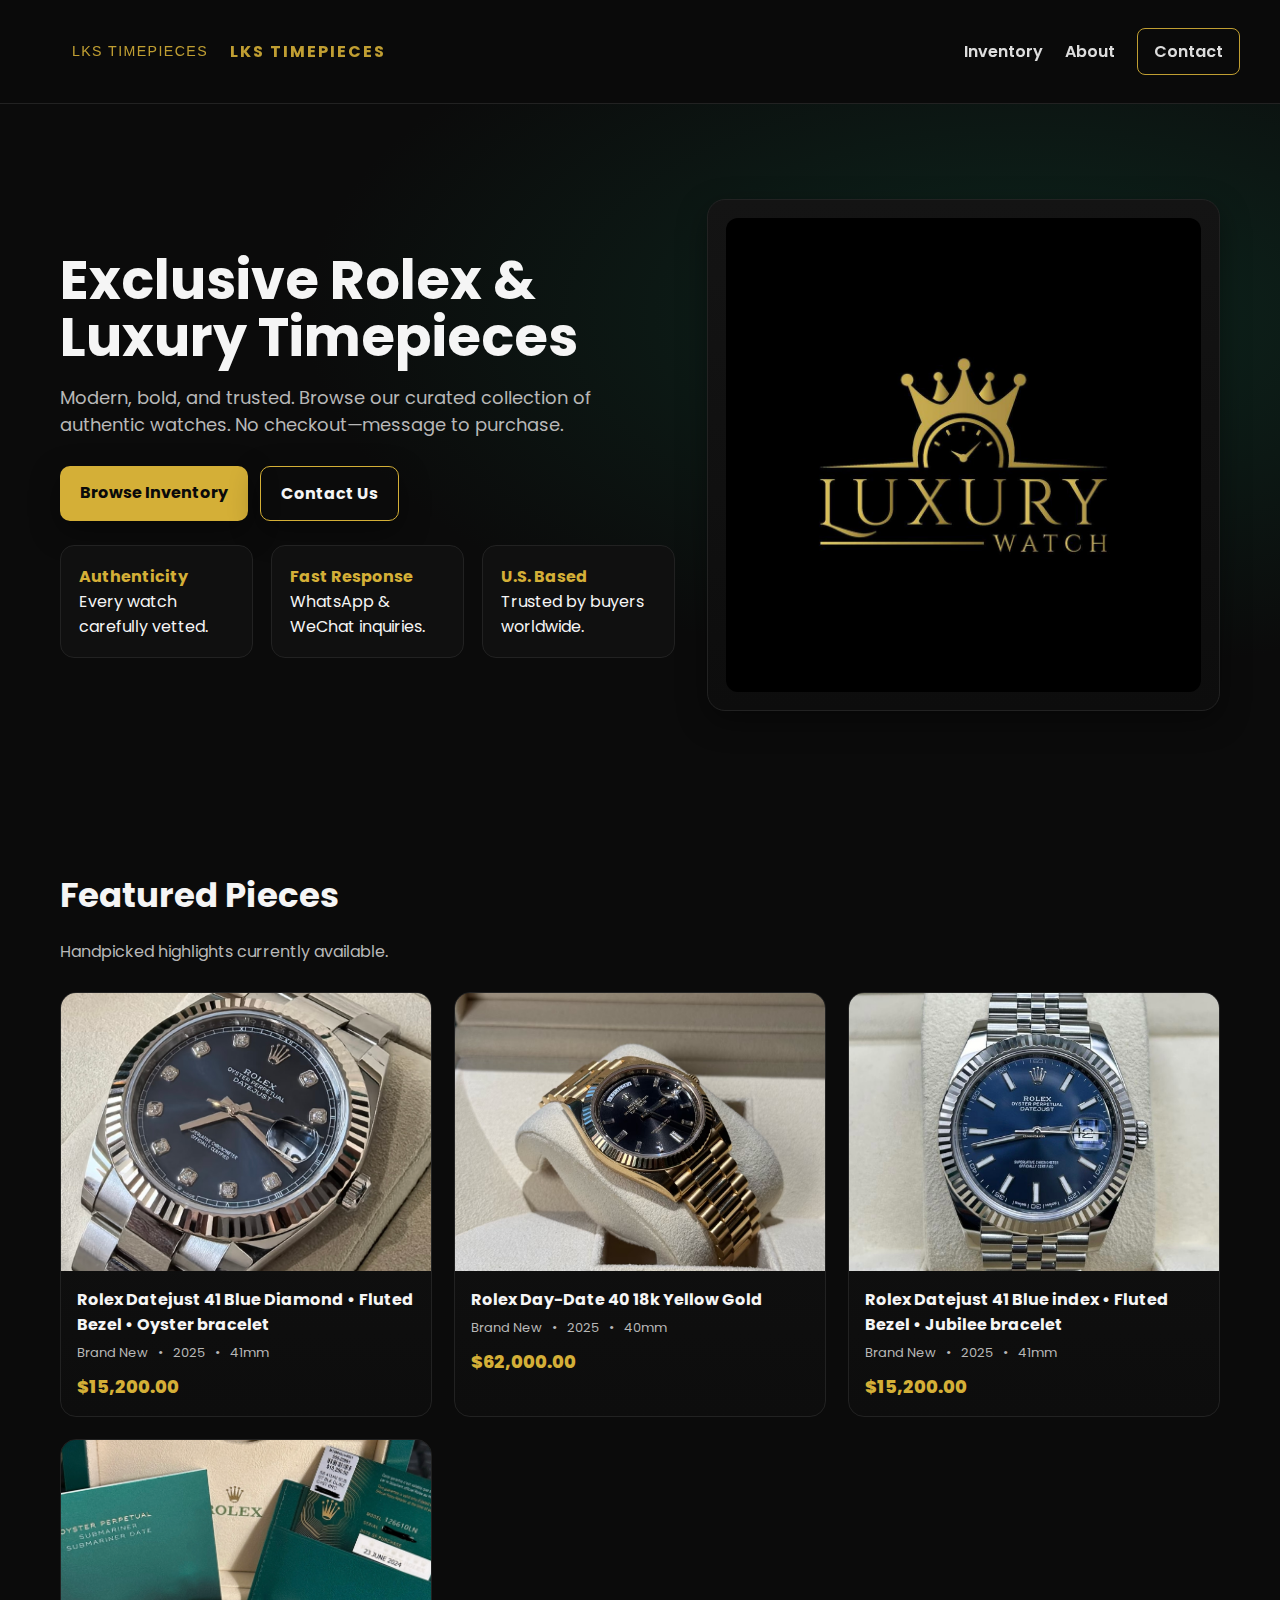
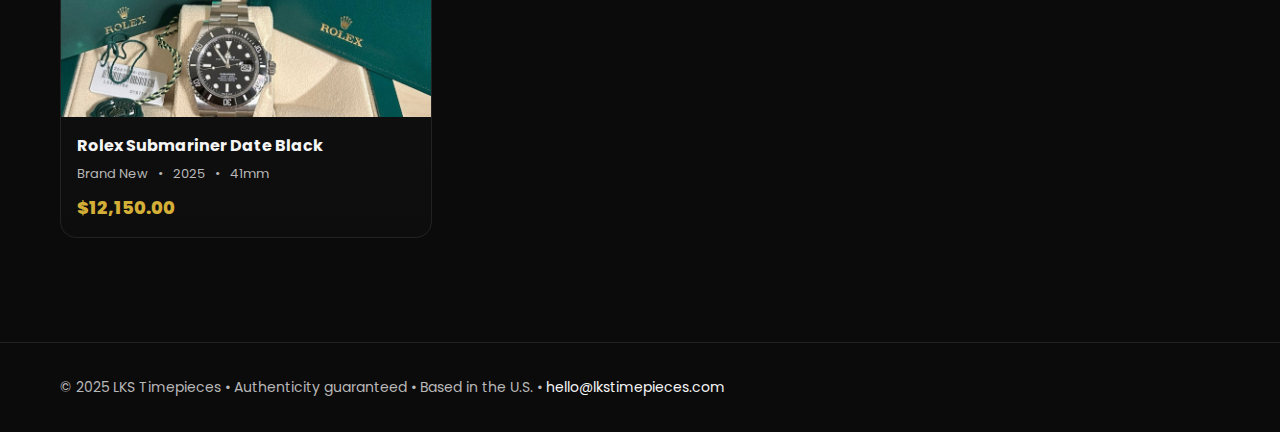
<file: index.html>
<!DOCTYPE html>
<html lang="en">
<head>
  <meta name="viewport" content="width=device-width, initial-scale=1.0">
  <meta charset="utf-8"/>
  <meta name="viewport" content="width=device-width,initial-scale=1"/>
  <title>LKS Timepieces • Luxury Watch Showroom</title>
  <link href="https://fonts.googleapis.com/css2?family=Poppins:wght@400;600;700;800&display=swap" rel="stylesheet">
  <link rel="stylesheet" href="assets/style.css"/>
  <meta name="description" content="Modern showroom for Rolex and luxury watches. Authentic pieces, trusted reseller."/>
</head>
<body>
  
<header>
  <div class="container nav">
    <a class="brand" href="index.html">
      <img src="assets/logo.svg" alt="LKS Timepieces logo"/>
      <span class="name">LKS TIMEPIECES</span>
    </a>
    <nav class="nav">
      <a href="inventory.html">Inventory</a>
      <a href="about.html">About</a>
      <a href="contact.html" class="cta">Contact</a>
    </nav>
  </div>
</header>

  <section class="hero">
    <div class="container hero-inner">
      <div>
        <h1>Exclusive Rolex & Luxury Timepieces</h1>
        <p>Modern, bold, and trusted. Browse our curated collection of authentic watches. No checkout—message to purchase.</p>
        <div style="display:flex;gap:12px">
          <a class="btn gold" href="inventory.html">Browse Inventory</a>
          <a class="btn ghost" href="contact.html">Contact Us</a>
        </div>
        <div class="hero-cols" style="margin-top:24px">
          <div class="hero-tile"><strong>Authenticity</strong><div>Every watch carefully vetted.</div></div>
          <div class="hero-tile"><strong>Fast Response</strong><div>WhatsApp & WeChat inquiries.</div></div>
          <div class="hero-tile"><strong>U.S. Based</strong><div>Trusted by buyers worldwide.</div></div>
        </div>
      </div>
      <div class="hero-card">
        <img src="assets/placeholders/watch_logo.jpg" alt="Hero Watch">
      </div>
    </div>
  </section>

  <section class="section">
    <div class="container">
      <h2>Featured Pieces</h2>
      <div class="sub">Handpicked highlights currently available.</div>
      <div id="featured" class="grid"></div>
    </div>
  </section>

  
<footer class="footer">
  <div class="container">
    © 2025 LKS Timepieces • Authenticity guaranteed • Based in the U.S. •
    <a href="mailto:hello@lkstimepieces.com">hello@lkstimepieces.com</a>
  </div>
</footer>

  <script src="assets/script.js"></script>
</body>
</html>
</file>
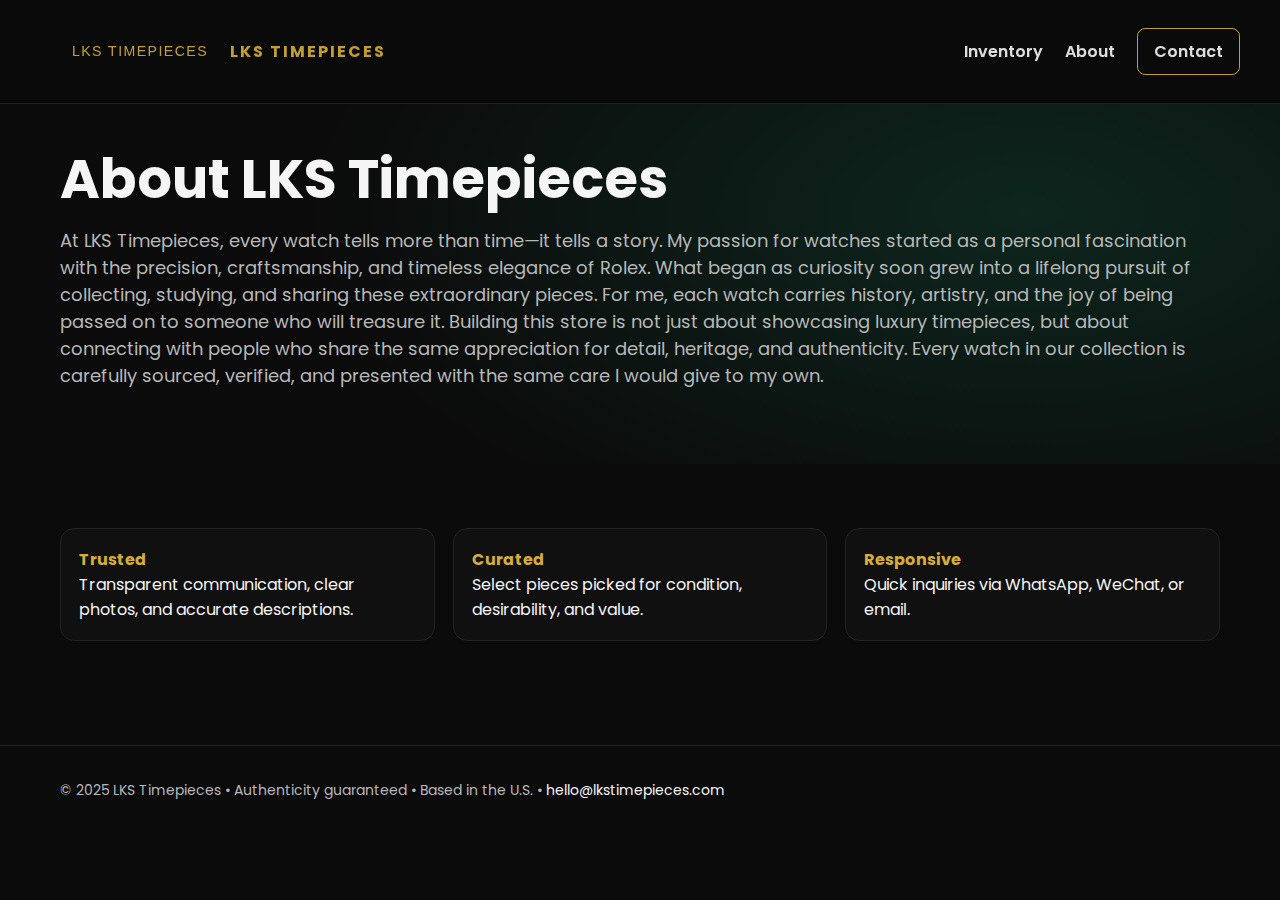
<file: about.html>
<!DOCTYPE html>
<html lang="en">
<head>
  <meta charset="utf-8"/>
  <meta name="viewport" content="width=device-width,initial-scale=1"/>
  <title>About • LKS Timepieces</title>
  <link href="https://fonts.googleapis.com/css2?family=Poppins:wght@400;600;700;800&display=swap" rel="stylesheet">
  <link rel="stylesheet" href="assets/style.css"/>
</head>
<body>
  
<header>
  <div class="container nav">
    <a class="brand" href="index.html">
      <img src="assets/logo.svg" alt="LKS Timepieces logo"/>
      <span class="name">LKS TIMEPIECES</span>
    </a>
    <nav class="nav">
      <a href="inventory.html">Inventory</a>
      <a href="about.html">About</a>
      <a href="contact.html" class="cta">Contact</a>
    </nav>
  </div>
</header>

  <section class="hero" style="min-height:40vh">
    <div class="container">
      <h1>About LKS Timepieces</h1>
      <p class="sub">At LKS Timepieces, every watch tells more than time—it tells a story. My passion for watches started as a personal fascination with the precision, craftsmanship, and timeless elegance of Rolex. What began as curiosity soon grew into a lifelong pursuit of collecting, studying, and sharing these extraordinary pieces. For me, each watch carries history, artistry, and the joy of being passed on to someone who will treasure it. Building this store is not just about showcasing luxury timepieces, but about connecting with people who share the same appreciation for detail, heritage, and authenticity. Every watch in our collection is carefully sourced, verified, and presented with the same care I would give to my own.</p>
    </div>
  </section>
  <section class="section">
    <div class="container">
      <div class="hero-cols">
        <div class="hero-tile"><strong>Trusted</strong><div>Transparent communication, clear photos, and accurate descriptions.</div></div>
        <div class="hero-tile"><strong>Curated</strong><div>Select pieces picked for condition, desirability, and value.</div></div>
        <div class="hero-tile"><strong>Responsive</strong><div>Quick inquiries via WhatsApp, WeChat, or email.</div></div>
      </div>
    </div>
  </section>
  
<footer class="footer">
  <div class="container">
    © 2025 LKS Timepieces • Authenticity guaranteed • Based in the U.S. •
    <a href="mailto:hello@lkstimepieces.com">hello@lkstimepieces.com</a>
  </div>
</footer>

</body>
</html>
</file>
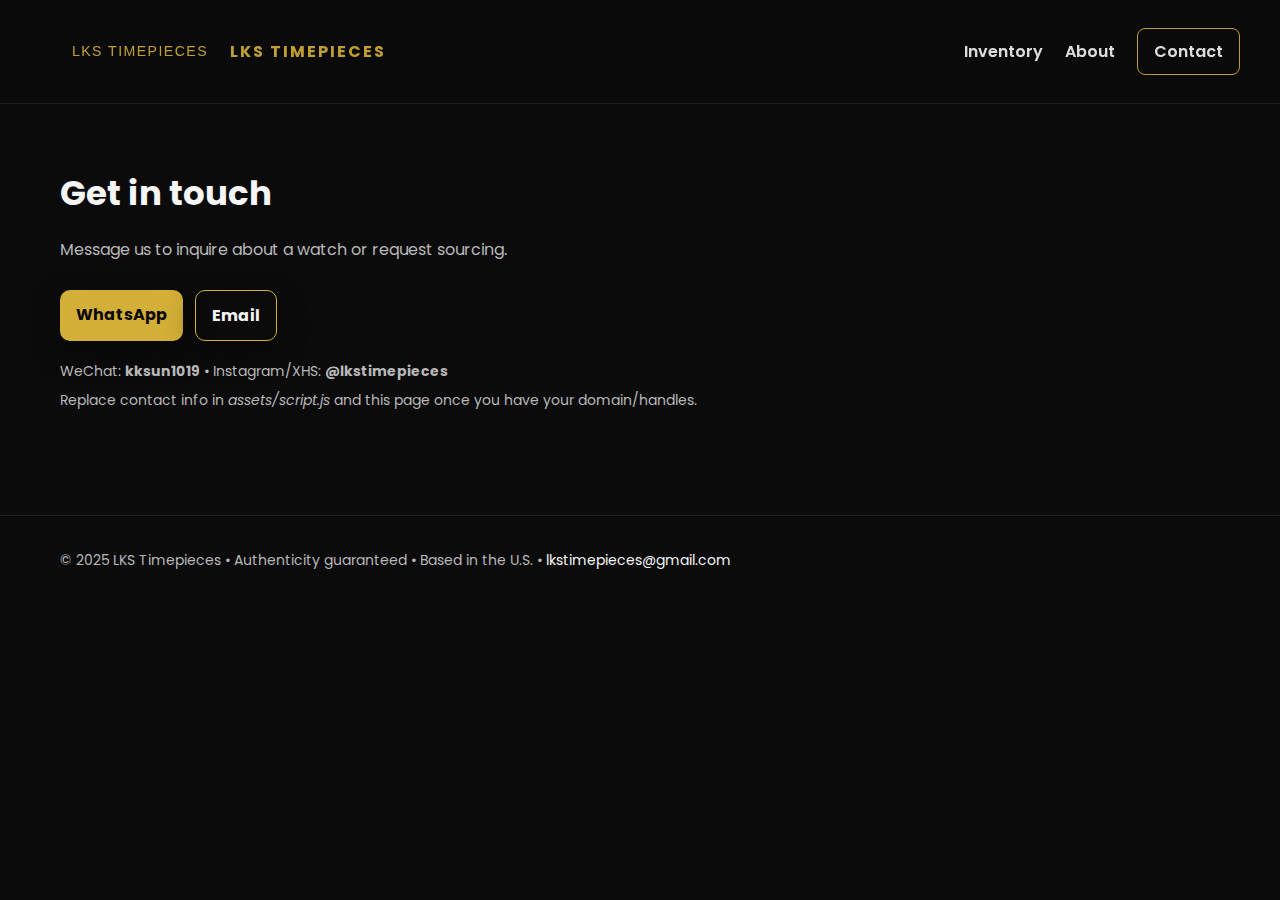
<file: contact.html>
<!DOCTYPE html>
<html lang="en">
<head>
  <meta charset="utf-8"/>
  <meta name="viewport" content="width=device-width,initial-scale=1"/>
  <title>Contact • LKS Timepieces</title>
  <link href="https://fonts.googleapis.com/css2?family=Poppins:wght@400;600;700;800&display=swap" rel="stylesheet">
  <link rel="stylesheet" href="assets/style.css"/>
</head>
<body>
  
<header>
  <div class="container nav">
    <a class="brand" href="index.html">
      <img src="assets/logo.svg" alt="LKS Timepieces logo"/>
      <span class="name">LKS TIMEPIECES</span>
    </a>
    <nav class="nav">
      <a href="inventory.html">Inventory</a>
      <a href="about.html">About</a>
      <a href="contact.html" class="cta">Contact</a>
    </nav>
  </div>
</header>

  <section class="section">
    <div class="container">
      <h2>Get in touch</h2>
      <div class="sub">Message us to inquire about a watch or request sourcing.</div>
      <div class="actions" style="margin-bottom:20px">
        <a class="btn gold" href="https://wa.me/7345487745?text=Hi%20LKS%20Timepieces%2C%20I%27d%20like%20to%20inquire." target="_blank" rel="noopener">WhatsApp</a>
        <a class="btn ghost" href="lkstimepieces@gmail.com">Email</a>
      </div>
      <div class="note">WeChat: <strong>kksun1019</strong> • Instagram/XHS: <strong>@lkstimepieces</strong></div>
      <div class="note">Replace contact info in <em>assets/script.js</em> and this page once you have your domain/handles.</div>
    </div>
  </section>
  
<footer class="footer">
  <div class="container">
    © 2025 LKS Timepieces • Authenticity guaranteed • Based in the U.S. •
    <a href="mailto:lkstimepieces@gmail.com">lkstimepieces@gmail.com</a>
  </div>
</footer>

</body>
</html>
</file>
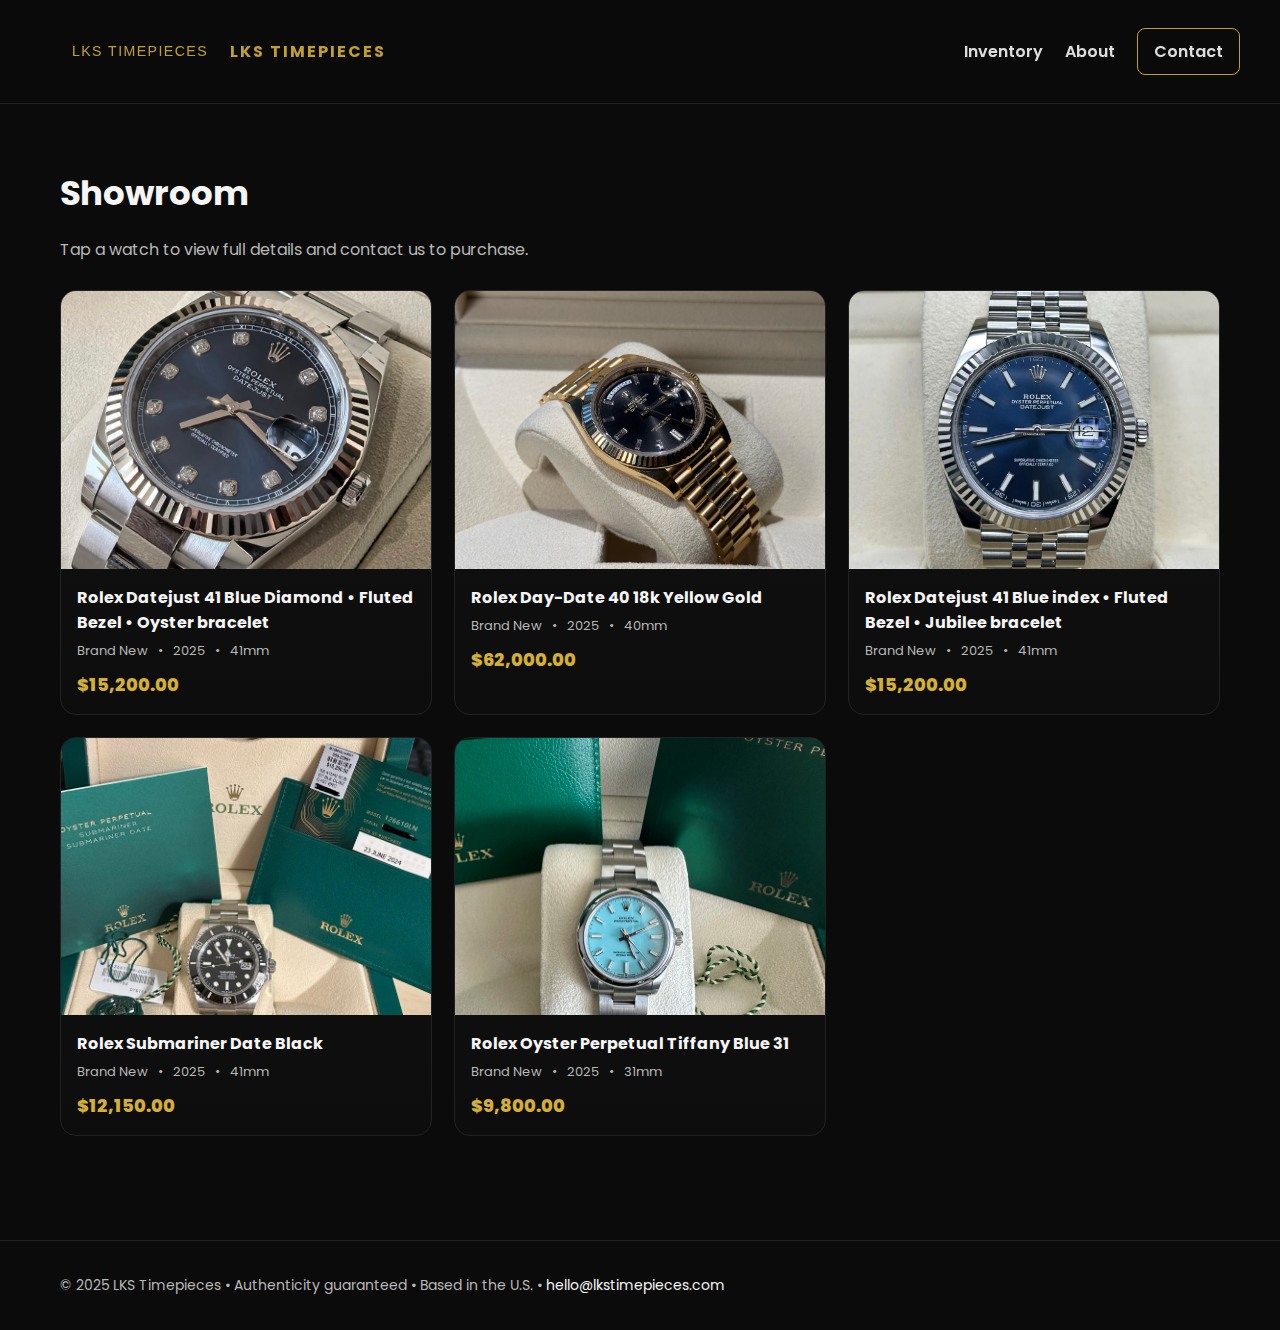
<file: inventory.html>
<!DOCTYPE html>
<html lang="en">
<head>
  <meta charset="utf-8"/>
  <meta name="viewport" content="width=device-width,initial-scale=1"/>
  <title>Inventory • LKS Timepieces</title>
  <link href="https://fonts.googleapis.com/css2?family=Poppins:wght@400;600;700;800&display=swap" rel="stylesheet">
  <link rel="stylesheet" href="assets/style.css"/>
</head>
<body>
  
<header>
  <div class="container nav">
    <a class="brand" href="index.html">
      <img src="assets/logo.svg" alt="LKS Timepieces logo"/>
      <span class="name">LKS TIMEPIECES</span>
    </a>
    <nav class="nav">
      <a href="inventory.html">Inventory</a>
      <a href="about.html">About</a>
      <a href="contact.html" class="cta">Contact</a>
    </nav>
  </div>
</header>

  <section class="section">
    <div class="container">
      <h2>Showroom</h2>
      <div class="sub">Tap a watch to view full details and contact us to purchase.</div>
      <div id="inventoryGrid" class="grid"></div>
    </div>
  </section>
  
<footer class="footer">
  <div class="container">
    © 2025 LKS Timepieces • Authenticity guaranteed • Based in the U.S. •
    <a href="mailto:hello@lkstimepieces.com">hello@lkstimepieces.com</a>
  </div>
</footer>

  <script src="assets/script.js"></script>
</body>
</html>
</file>
<file: assets/style.css>
/* Modern & bold dark theme with gold and Rolex green accents */
:root{
  --bg:#0b0b0b;
  --panel:#121212;
  --text:#f5f5f5;
  --muted:#b8b8b8;
  --gold:#d4af37;
  --green:#0a6b4f;
  --border:#222;
  --shadow: 0 10px 30px rgba(0,0,0,.4);
}

*{box-sizing:border-box}
html,body{margin:0;padding:0;background:var(--bg);color:var(--text);font-family: 'Poppins', system-ui, -apple-system, Segoe UI, Roboto, Arial, sans-serif;}
a{color:inherit;text-decoration:none}
img{max-width:100%;display:block}

.container{max-width:1200px;margin:0 auto;padding:0 20px}

header{
  position:sticky;top:0;z-index:50;background:rgba(11,11,11,.85);
  backdrop-filter: blur(8px); border-bottom:1px solid var(--border);
}
.nav{display:flex;align-items:center;justify-content:space-between;padding:14px 0}
.brand{display:flex;align-items:center;gap:12px}
.brand img{height:34px}
.brand .name{font-weight:700;letter-spacing:2px;color:var(--gold)}

.nav a{margin-left:22px;font-weight:600;opacity:.9}
.nav a.cta{padding:10px 16px;border:1px solid var(--gold);border-radius:8px}
.nav a:hover{opacity:1;}

.hero{
  min-height:78vh;display:flex;align-items:center;
  background: radial-gradient(1200px 600px at 80% 30%, rgba(15,60,45,.55), transparent 60%);
}
.hero-inner{display:grid;grid-template-columns:1.2fr 1fr;gap:32px;align-items:center}
.hero h1{font-size:54px;line-height:1.06;margin:0}
.hero p{font-size:18px;color:var(--muted);margin:18px 0 28px}
.btn{
  display:inline-block;padding:14px 20px;border-radius:10px;font-weight:700;
  border:1px solid var(--gold); box-shadow: var(--shadow);
}
.btn.gold{background:var(--gold);color:#0a0a0a;border:none}
.btn.ghost{background:transparent;color:var(--text)}
.hero-card{
  background:linear-gradient(180deg,#141414,#0d0d0d);
  border:1px solid var(--border); border-radius:18px; padding:18px;
  box-shadow: var(--shadow);
}
.hero-card img{border-radius:12px;}

.section{padding:64px 0}
.section h2{font-size:34px;margin:0 0 18px}
.section .sub{color:var(--muted);margin-bottom:28px}

.grid{
  display:grid;gap:22px;
  grid-template-columns: repeat(3, minmax(0,1fr));
}
.card{
  background:linear-gradient(180deg,#121212,#0d0d0d);
  border:1px solid var(--border); border-radius:16px; overflow:hidden; position:relative;
  transition: transform .25s ease, box-shadow .25s ease, border-color .25s ease;
}
.card:hover{ transform: translateY(-4px) scale(1.01); box-shadow: var(--shadow); border-color:#2a2a2a}
.card .thumb{aspect-ratio: 4/3; overflow:hidden}
.card .thumb img{width:100%; height:100%; object-fit:cover; transform:scale(1.02); transition:transform .35s ease}
.card:hover .thumb img{transform:scale(1.06)}
.card .body{padding:16px}
.badge{
  position:absolute;top:12px;left:12px;background:var(--green);color:#fff;
  font-size:12px;font-weight:700;padding:6px 10px;border-radius:999px;letter-spacing:.5px
}
.spec{display:flex;gap:10px;flex-wrap:wrap;color:var(--muted);font-size:13px;margin-top:6px}
.price{color:var(--gold);font-weight:800;margin-top:10px;font-size:18px}

.footer{border-top:1px solid var(--border);padding:34px 0;color:var(--muted);font-size:14px;margin-top:40px}
.footer a{color:var(--text);}

.hero-cols{display:grid;grid-template-columns: repeat(3, minmax(0,1fr)); gap:18px}
.hero-tile{border:1px solid var(--border);border-radius:14px;padding:18px;background:#101010}
.hero-tile strong{color:var(--gold)}

.detail{
  display:grid;grid-template-columns: 1.2fr 1fr; gap:30px;
}
.gallery{background:#0e0e0e;border:1px solid var(--border);border-radius:16px;padding:14px}
.gallery-main{aspect-ratio: 4/3; border-radius:12px; overflow:hidden; margin-bottom:10px}
.gallery-main img{width:100%;height:100%;object-fit:cover}
.gallery-thumbs{display:grid;grid-template-columns:repeat(4,1fr);gap:8px}
.gallery-thumbs img{border:1px solid #222;border-radius:10px;cursor:pointer;height:80px;object-fit:cover}

.specs{
  border:1px solid var(--border);border-radius:16px;padding:20px;background:#101010
}
.specs h3{margin-top:0}
.spec-list{display:grid;grid-template-columns:1fr 1fr;gap:8px}
.spec-list div{padding:10px;border:1px solid #1c1c1c;border-radius:10px;background:#0f0f0f}
.actions{display:flex;gap:12px;margin-top:16px;flex-wrap:wrap}
.actions a{border:1px solid var(--gold);padding:12px 16px;border-radius:10px;font-weight:700}

.note{font-size:14px;color:var(--muted);margin-top:8px}

@media (max-width: 980px){
  .hero-inner{grid-template-columns:1fr}
  .grid{grid-template-columns: 1fr 1fr}
  .detail{grid-template-columns:1fr}
}
@media (max-width: 640px){
  .hero h1{font-size:38px}
  .grid{grid-template-columns: 1fr}
}
</file>
